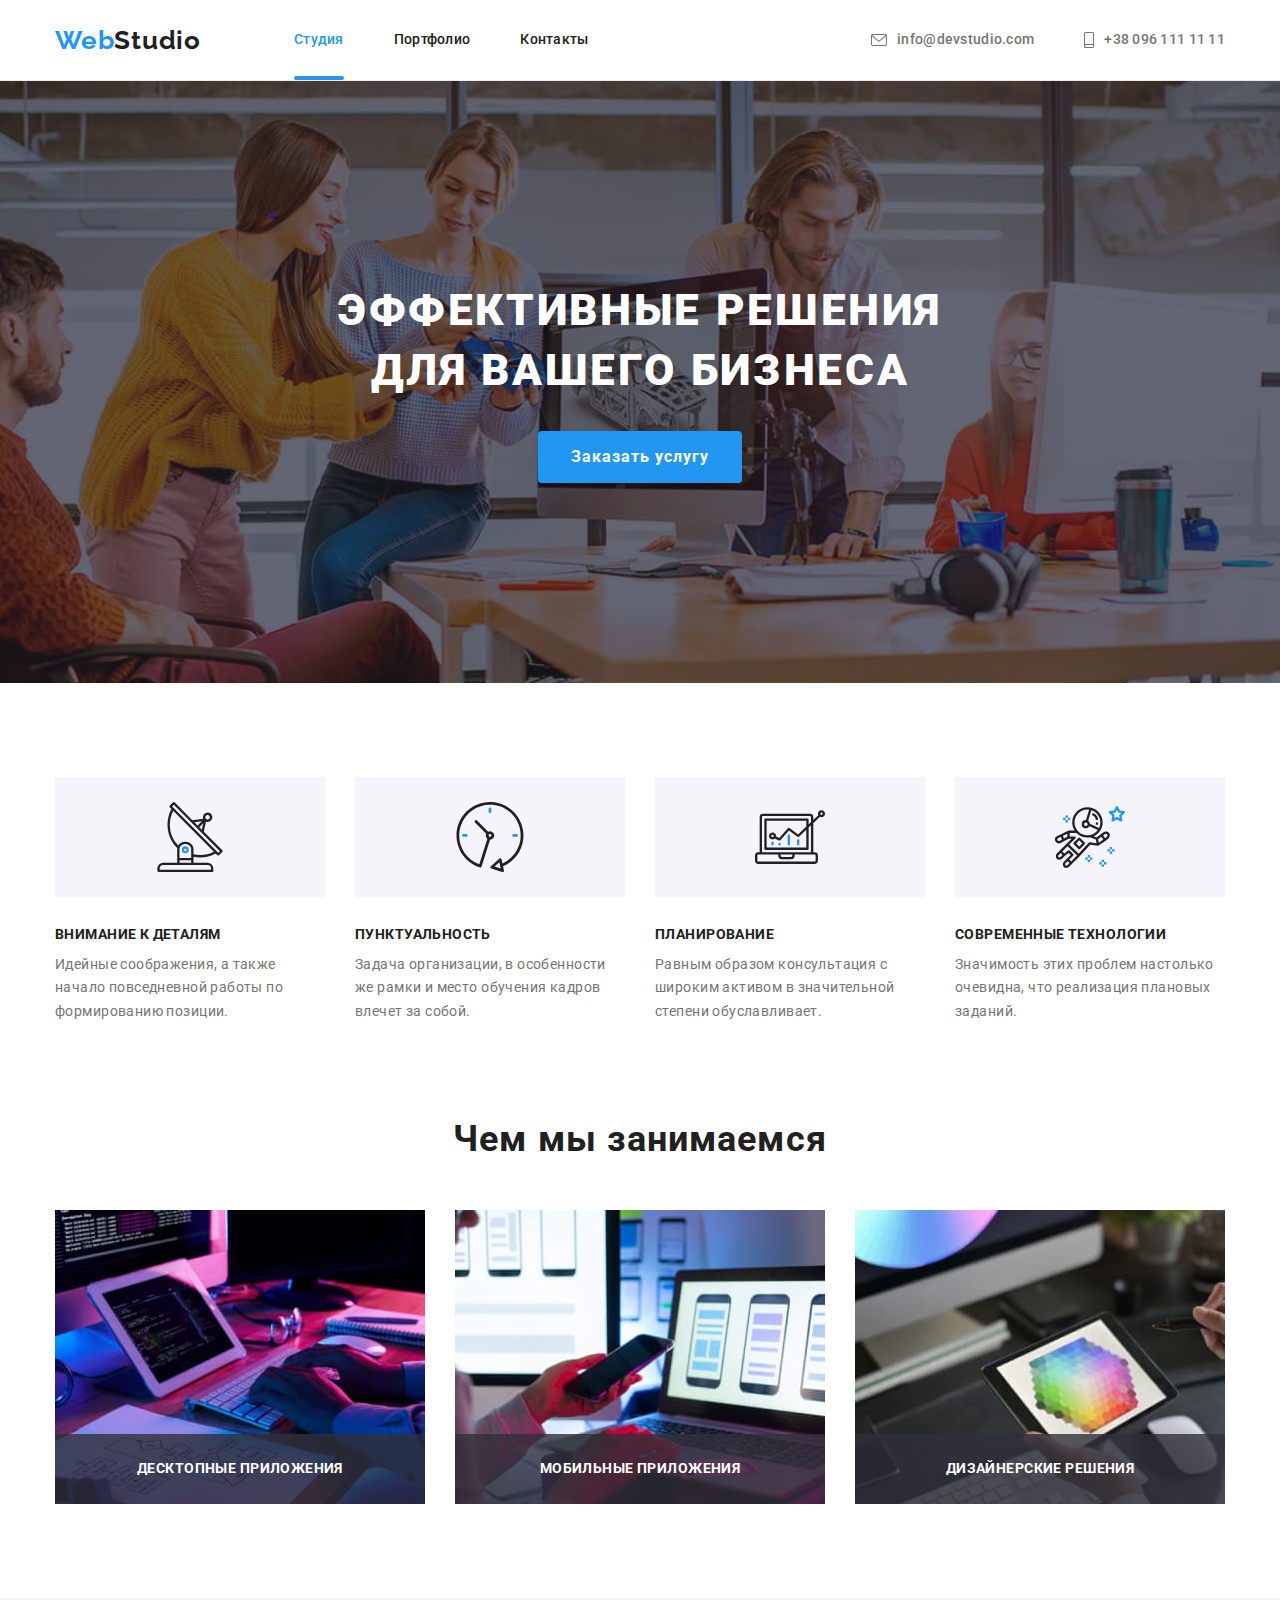
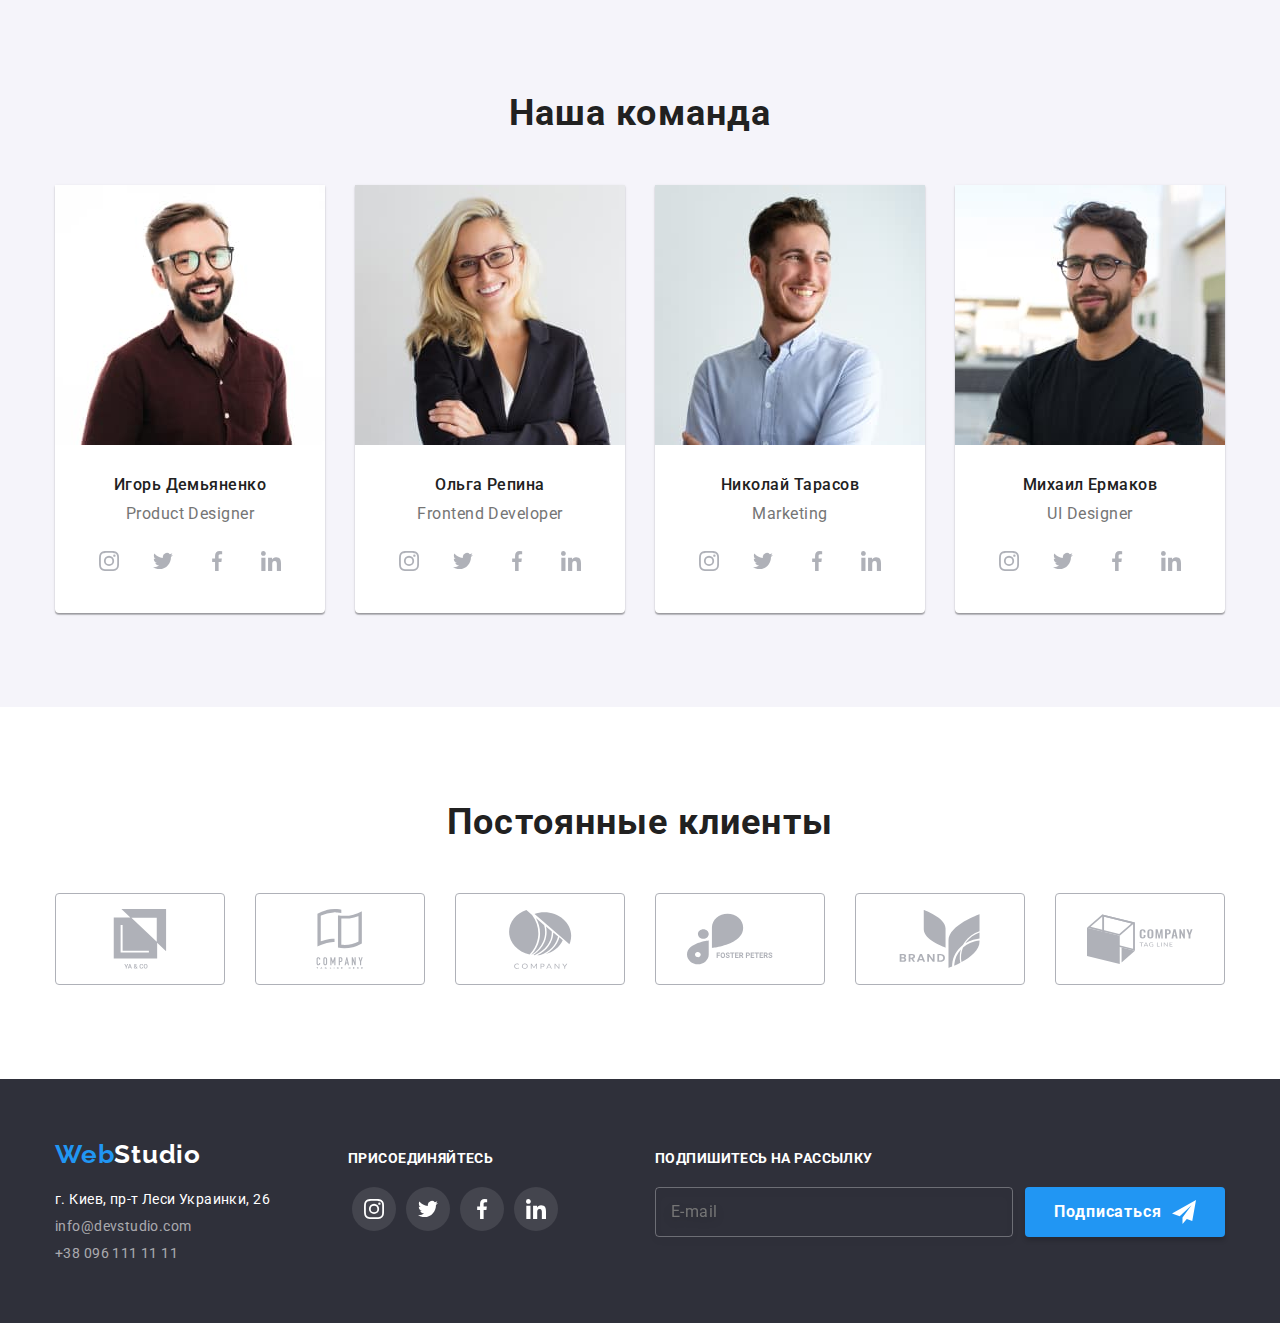
<file: index.html>
<!DOCTYPE html>
<html lang="ru">
  <head>
    <meta charset="UTF-8" />
    <meta http-equiv="X-UA-Compatible" content="IE=edge" />
    <meta name="viewport" content="width=device-width, initial-scale=1.0" />
    <title>Document</title>

    <link
      href="https://fonts.googleapis.com/css2?family=Raleway:wght@700&family=Roboto:wght@400;500;700;900&display=swap"
      rel="stylesheet"
    />

    <link rel="stylesheet" href="./css/main.min.css" />
  </head>

  <body>
    <header class="header">
      <div class="container header__container">
        <a href="" class="logo">Web<span class="logo--black">Studio</span></a>
        <nav class="menu-header menu-header--margin">
          <ul class="menu-header__list">
            <li class="menu-header__item">
              <a href="" class="menu-header__link menu-header__link--active"
                >Студия</a
              >
            </li>
            <li class="menu-header__item">
              <a href="./portfolio.html" class="menu-header__link">Портфолио</a>
            </li>
            <li class="menu-header__item">
              <a href="" class="menu-header__link">Контакты</a>
            </li>
          </ul>
        </nav>

        <ul class="header-contacts header-contacts__header">
          <li class="header-contacts__item">
            <a href="mailto:info@devstudio.com" class="header-contacts__link">
              <svg class="header-contacts__icon" width="16" height="12">
                <use href="./images/icons.svg#icon-envelope"></use>
              </svg>
              info@devstudio.com</a
            >
          </li>
          <li class="header-contacts__item">
            <a href="tel:+380961111111" class="header-contacts__link">
              <svg class="header-contacts__icon" width="10" height="16">
                <use href="./images/icons.svg#icon-smartphone"></use>
              </svg>
              +38 096 111 11 11</a
            >
          </li>
        </ul>
        <button
          class="open-menu-btn js-open-menu"
          aria-expanded="false"
          aria-controls="mobile-menu"
        >
          <svg width="24" height="16">
            <use href="./images/menu_24px.svg#icon-open"></use>
          </svg>
        </button>
      </div>

      <div class="menu-container js-menu-container" id="mobile-menu">
        <div class="container">
          <div class="mob-menu-top">
            <button class="close-menu-btn js-close-menu">
              <svg width="20" height="20">
                <use href="./images/mob-menu.svg#icon-close"></use>
              </svg>
            </button>
            <ul class="mob-menu-top__list">
              <li class="mob-menu-top__item">
                <a href="./index.html" class="mob-menu-top__link--active">Студия</a>
              </li>
              <li class="mob-menu-top__item">
                <a href="./portfolio.html" class="mob-menu-top__link"
                  >Портфолио</a
                >
              </li>
              <li class="mob-menu-top__item">
                <a href="" class="mob-menu-top__link">Контакты</a>
              </li>
            </ul>
          </div>
          <div class="mob-menu-bottom">
            <ul class="mob-menu-contacts mob-menu-contacts__block">
              <li class="mob-menu-contacts__item">
                <a href="tel:+380961111111" class="mob-menu-contacts__tel"
                  >+38 096 111 11 11</a
                >
              </li>
              <li class="mob-menu-contacts__item">
                <a
                  href="mailto:info@devstudio.com"
                  class="mob-menu-contacts__site"
                  >info@devstudio.com</a
                >
              </li>
            </ul>

            <ul class="mob-menu-social mob-menu-social__list">
              <li class="mob-menu-social__item">
                <a href="" class="mob-menu-social__link">Instagram</a>
              </li>
              <li class="mob-menu-social__item">
                <a href="" class="mob-menu-social__link">Twitter</a>
              </li>
              <li class="mob-menu-social__item">
                <a href="" class="mob-menu-social__link">Facebook</a>
              </li>
              <li class="mob-menu-social__item">
                <a href="" class="mob-menu-social__link">LinkedIn</a>
              </li>
            </ul>
          </div>
        </div>
      </div>
    </header>

    <main>
      <section class="hero section-hero">
        <div class="container">
          <h1 class="hero__title">Эффективные решения для вашего бизнеса</h1>
          <button type="button" class="hero__button" data-modal-open>
            Заказать услугу
          </button>
        </div>
      </section>

      <section class="section">
        <div class="container">
          <h2 class="title title-hidden">Наши преимущества</h2>
          <ul class="benefits-list">
            <li class="benefits-list__item">
              <div class="benefits-list__box">
                <svg class="" width="70" height="70">
                  <use href="./images/icons.svg#icon-antenna"></use>
                </svg>
              </div>
              <h3 class="benefits-list__title">Внимание к деталям</h3>
              <p class="benefits-list__text">
                Идейные соображения, а также начало повседневной работы по
                формированию позиции.
              </p>
            </li>
            <li class="benefits-list__item">
              <div class="benefits-list__box">
                <svg class="" width="70" height="70">
                  <use href="./images/icons.svg#icon-clock"></use>
                </svg>
              </div>
              <h3 class="benefits-list__title">Пунктуальность</h3>
              <p class="benefits-list__text">
                Задача организации, в особенности же рамки и место обучения
                кадров влечет за собой.
              </p>
            </li>
            <li class="benefits-list__item">
              <div class="benefits-list__box">
                <svg class="" width="70" height="70">
                  <use href="./images/icons.svg#icon-diagram"></use>
                </svg>
              </div>
              <h3 class="benefits-list__title">Планирование</h3>
              <p class="benefits-list__text">
                Равным образом консультация с широким активом в значительной
                степени обуславливает.
              </p>
            </li>
            <li class="benefits-list__item">
              <div class="benefits-list__box">
                <svg class="" width="70" height="70">
                  <use href="./images/icons.svg#icon-astronaut"></use>
                </svg>
              </div>
              <h3 class="benefits-list__title">Современные технологии</h3>
              <p class="benefits-list__text">
                Значимость этих проблем настолько очевидна, что реализация
                плановых заданий.
              </p>
            </li>
          </ul>
        </div>
      </section>

      <section class="section section--no-padding-top">
        <div class="container">
          <h2 class="title section__margin">Чем мы занимаемся</h2>
          <ul class="list-works">
            <li class="list-works__item">
              <picture>
                <source
                  srcset="
                    ./images/works/works1-desktop-1x.jpg 1x,
                    ./images/works/works1-desktop-2x.jpg 2x
                  "
                  media="(min-width: 1200px)"
                />
                <img
                  src="./images/works/imgfirst.jpg"
                  alt="разработка сайтов"
                  width="370"
                  height="294"
                />
              </picture>
              <p class="list-works__text">Десктопные приложения</p>
            </li>
            <li class="list-works__item">
              <p class="list-works__text">Мобильные приложения</p>
              <picture>
                <source
                  srcset="
                    ./images/works/works2-desktop-1x.jpg 1x,
                    ./images/works/works2-desktop-2x.jpg 2x
                  "
                  media="(min-width: 1200px)"
                />
                <img
                  src="./images/works/imgsecond.jpg"
                  alt="разработка мобильных приложений"
                  width="370"
                  height="294"
                />
              </picture>
            </li>
            <li class="list-works__item">
              <p class="list-works__text">Дизайнерские решения</p>
              <picture>
                <source
                  srcset="
                    ./images/works/works3-desktop-1x.jpg 1x,
                    ./images/works/works3-desktop-2x.jpg 2x
                  "
                  media="(min-width: 1200px)"
                />
                <img
                  src="./images/works/imgthird.jpg"
                  alt="разработка приложений для планшетов"
                  width="370"
                  height="294"
                />
              </picture>
            </li>
          </ul>
        </div>
      </section>

      <section class="section section--colorbg">
        <div class="container">
          <h2 class="title section__margin">Наша команда</h2>
          <ul class="list team-list">
            <li class="team-list__item">
              <picture>
                <source
                  srcset="
                    ./images/team/team1-desktop-1x.jpg 1x,
                    ./images/team/team1-desktop-2x.jpg 2x
                  "
                  media="(min-width: 1200px)"
                />
                <source
                  srcset="
                    ./images/team/team1-tablet-1x.jpg 1x,
                    ./images/team/team1-tablet-2x.jpg 2x
                  "
                  media="(min-width: 768px)"
                />
                <source
                  srcset="
                    ./images/team/team1-mobile-1x.jpg 1x,
                    ./images/team/team1-mobile-2x.jpg 2x
                  "
                  media="(min-width: 320px)"
                />
                <img
                  src="./images/team/proddesign.jpg"
                  alt="фото продуктового дизайнера"
                />
              </picture>

              <div class="team-list__aside">
                <h3 class="team-list__title">Игорь Демьяненко</h3>
                <p class="team-list__text">Product Designer</p>

                <ul class="networks team-networks-position">
                  <li class="networks__item">
                    <a href="" class="networks__link networks__link--white">
                      <svg class="" width="20" height="20">
                        <use href="./images/icons.svg#icon-instagram"></use>
                      </svg>
                    </a>
                  </li>
                  <li class="networks__item">
                    <a href="" class="networks__link networks__link--white">
                      <svg class="" width="20" height="20">
                        <use href="./images/icons.svg#icon-twitter"></use>
                      </svg>
                    </a>
                  </li>
                  <li class="networks__item">
                    <a href="" class="networks__link networks__link--white">
                      <svg class="" width="20" height="20">
                        <use href="./images/icons.svg#icon-facebook"></use>
                      </svg>
                    </a>
                  </li>
                  <li class="networks__item">
                    <a href="" class="networks__link networks__link--white">
                      <svg class="" width="20" height="20">
                        <use href="./images/icons.svg#icon-linkedin"></use>
                      </svg>
                    </a>
                  </li>
                </ul>
              </div>
            </li>
            <li class="team-list__item">
              <picture>
                <source
                  srcset="
                    ./images/team/team2-desktop-1x.jpg 1x,
                    ./images/team/team2-desktop-2x.jpg 2x
                  "
                  media="(min-width: 1200px)"
                />
                <source
                  srcset="
                    ./images/team/team2-tablet-1x.jpg 1x,
                    ./images/team/team2-tablet-2x.jpg 2x
                  "
                  media="(min-width: 768px)"
                />
                <source
                  srcset="
                    ./images/team/team2-mobile-1x.jpg 1x,
                    ./images/team/team2-mobile-2x.jpg 2x
                  "
                  media="(min-width: 320px)"
                />
                <img
                  src="./images/team/frontdev.jpg"
                  alt="фото фронтенд разработчика"
                />
              </picture>
              <div class="team-list__aside">
                <h3 class="team-list__title">Ольга Репина</h3>
                <p class="team-list__text">Frontend Developer</p>

                <ul class="networks team-networks-position">
                  <li class="networks__item">
                    <a href="" class="networks__link networks__link--white">
                      <svg class="" width="20" height="20">
                        <use href="./images/icons.svg#icon-instagram"></use>
                      </svg>
                    </a>
                  </li>
                  <li class="networks__item">
                    <a href="" class="networks__link networks__link--white">
                      <svg class="" width="20" height="20">
                        <use href="./images/icons.svg#icon-twitter"></use>
                      </svg>
                    </a>
                  </li>
                  <li class="networks__item">
                    <a href="" class="networks__link networks__link--white">
                      <svg class="" width="20" height="20">
                        <use href="./images/icons.svg#icon-facebook"></use>
                      </svg>
                    </a>
                  </li>
                  <li class="networks__item">
                    <a href="" class="networks__link networks__link--white">
                      <svg class="" width="20" height="20">
                        <use href="./images/icons.svg#icon-linkedin"></use>
                      </svg>
                    </a>
                  </li>
                </ul>
              </div>
            </li>
            <li class="team-list__item">
              <picture>
                <source
                  srcset="
                    ./images/team/team3-desktop-1x.jpg 1x,
                    ./images/team/team3-desktop-2x.jpg 2x
                  "
                  media="(min-width: 1200px)"
                />
                <source
                  srcset="
                    ./images/team/team3-tablet-1x.jpg 1x,
                    ./images/team/team3-tablet-2x.jpg 2x
                  "
                  media="(min-width: 768px)"
                />
                <source
                  srcset="
                    ./images/team/team3-mobile-1x.jpg 1x,
                    ./images/team/team3-mobile-2x.jpg 2x
                  "
                  media="(min-width: 320px)"
                />
                <img
                  src="./images/team/marketing.jpg"
                  alt="фото маркетинг менеджера"
                />
              </picture>
              <div class="team-list__aside">
                <h3 class="team-list__title">Николай Тарасов</h3>
                <p class="team-list__text">Marketing</p>

                <ul class="networks team-networks-position">
                  <li class="networks__item">
                    <a href="" class="networks__link networks__link--white">
                      <svg class="" width="20" height="20">
                        <use href="./images/icons.svg#icon-instagram"></use>
                      </svg>
                    </a>
                  </li>
                  <li class="networks__item">
                    <a href="" class="networks__link networks__link--white">
                      <svg class="" width="20" height="20">
                        <use href="./images/icons.svg#icon-twitter"></use>
                      </svg>
                    </a>
                  </li>
                  <li class="networks__item">
                    <a href="" class="networks__link networks__link--white">
                      <svg class="" width="20" height="20">
                        <use href="./images/icons.svg#icon-facebook"></use>
                      </svg>
                    </a>
                  </li>
                  <li class="networks__item">
                    <a href="" class="networks__link networks__link--white">
                      <svg class="" width="20" height="20">
                        <use href="./images/icons.svg#icon-linkedin"></use>
                      </svg>
                    </a>
                  </li>
                </ul>
              </div>
            </li>
            <li class="team-list__item">
              <picture>
                <source
                  srcset="
                    ./images/team/team4-desktop-1x.jpg 1x,
                    ./images/team/team4-desktop-2x.jpg 2x
                  "
                  media="(min-width: 1200px)"
                />
                <source
                  srcset="
                    ./images/team/team4-tablet-1x.jpg 1x,
                    ./images/team/team4-tablet-2x.jpg 2x
                  "
                  media="(min-width: 768px)"
                />
                <source
                  srcset="
                    ./images/team/team4-mobile-1x.jpg 1x,
                    ./images/team/team4-mobile-2x.jpg 2x
                  "
                  media="(min-width: 320px)"
                />
                <img
                  src="./images/team/uidesigner.jpg"
                  alt="фото дизайнера интерфейсов"
                />
              </picture>
              <div class="team-list__aside">
                <h3 class="team-list__title">Михаил Ермаков</h3>
                <p class="team-list__text">UI Designer</p>

                <ul class="networks team-networks-position">
                  <li class="networks__item">
                    <a href="" class="networks__link networks__link--white">
                      <svg class="" width="20" height="20">
                        <use href="./images/icons.svg#icon-instagram"></use>
                      </svg>
                    </a>
                  </li>
                  <li class="networks__item">
                    <a href="" class="networks__link networks__link--white">
                      <svg class="" width="20" height="20">
                        <use href="./images/icons.svg#icon-twitter"></use>
                      </svg>
                    </a>
                  </li>
                  <li class="networks__item">
                    <a href="" class="networks__link networks__link--white">
                      <svg class="" width="20" height="20">
                        <use href="./images/icons.svg#icon-facebook"></use>
                      </svg>
                    </a>
                  </li>
                  <li class="networks__item">
                    <a href="" class="networks__link networks__link--white">
                      <svg class="" width="20" height="20">
                        <use href="./images/icons.svg#icon-linkedin"></use>
                      </svg>
                    </a>
                  </li>
                </ul>
              </div>
            </li>
          </ul>
        </div>
      </section>

      <section class="section">
        <div class="container">
          <h2 class="title section__margin">Постоянные клиенты</h2>
          <ul class="clients-list">
            <li class="clients-list__item">
              <a href="" class="clients-list__link">
                <svg class="clients-list__icon" width="106" height="60">
                  <use href="./images/icons.svg#icon-client1"></use>
                </svg>
              </a>
            </li>
            <li class="clients-list__item">
              <a href="" class="clients-list__link">
                <svg class="clients-list__icon" width="106" height="60">
                  <use href="./images/icons.svg#icon-client2"></use>
                </svg>
              </a>
            </li>
            <li class="clients-list__item">
              <a href="" class="clients-list__link">
                <svg class="clients-list__icon" width="106" height="60">
                  <use href="./images/icons.svg#icon-client3"></use>
                </svg>
              </a>
            </li>
            <li class="clients-list__item">
              <a href="" class="clients-list__link">
                <svg class="clients-list__icon" width="106" height="60">
                  <use href="./images/icons.svg#icon-client4"></use>
                </svg>
              </a>
            </li>
            <li class="clients-list__item">
              <a href="" class="clients-list__link">
                <svg class="clients-list__icon" width="106" height="60">
                  <use href="./images/icons.svg#icon-client5"></use>
                </svg>
              </a>
            </li>
            <li class="clients-list__item">
              <a href="" class="clients-list__link">
                <svg class="clients-list__icon" width="106" height="60">
                  <use href="./images/icons.svg#icon-client6"></use>
                </svg>
              </a>
            </li>
          </ul>
        </div>
      </section>
    </main>

    <footer class="footer">
      <div class="container footer-container">
        <div class="footer-addres">
          <a href="" class="logo logo__link"
            >Web<span class="logo--white">Studio</span>
          </a>
          <address>
            <ul class="footer-contacts">
              <li class="footer-contacts__item">
                <a href="" class="footer-contacts__address"
                  >г. Киев, пр-т Леси Украинки, 26</a
                >
              </li>
              <li class="footer-contacts__item">
                <a
                  href="mailto:info@devstudio.com"
                  class="footer-contacts__email"
                  >info@devstudio.com</a
                >
              </li>
              <li class="footer-contacts__item">
                <a href="tel:+380961111111" class="footer-contacts__phone"
                  >+38 096 111 11 11</a
                >
              </li>
            </ul>
          </address>
        </div>

        <div class="footer-network social-network">
          <h3 class="footer-title">присоединяйтесь</h3>
          <ul class="networks">
            <li class="networks__item">
              <a href="" class="networks__link networks__link--grey">
                <svg class="" width="20" height="20">
                  <use href="./images/icons.svg#icon-instagram"></use>
                </svg>
              </a>
            </li>
            <li class="networks__item">
              <a href="" class="networks__link networks__link--grey">
                <svg class="" width="20" height="20">
                  <use href="./images/icons.svg#icon-twitter"></use>
                </svg>
              </a>
            </li>
            <li class="networks__item">
              <a href="" class="networks__link networks__link--grey">
                <svg class="" width="20" height="20">
                  <use href="./images/icons.svg#icon-facebook"></use>
                </svg>
              </a>
            </li>
            <li class="networks__item">
              <a href="" class="networks__link networks__link--grey">
                <svg class="" width="20" height="20">
                  <use href="./images/icons.svg#icon-linkedin"></use>
                </svg>
              </a>
            </li>
          </ul>
        </div>

        <form class="subscription-form footer-input">
          <div class="footer-form">
            <label for="text" class="footer-title"
              >Подпишитесь на рассылку
            </label>
            <input
              type="text"
              placeholder="E-mail"
              class="subscription-form__placeholder"
              id="text"
            />
          </div>
          <button class="subscription-form__btn" type="submit">
            Подписаться<svg
              class="subscription-form__btn-svg"
              width="24"
              height="24"
            >
              <use href="./images/icons.svg#icon-icon-send"></use>
            </svg>
          </button>
        </form>
      </div>
    </footer>

    <div class="backdrop is-hidden" data-modal>
      <div class="modal">
        <button data-modal-close class="modal__btn">
          <svg class="" width="11" height="11">
            <use href="./images/modalbtn.svg#icon-modalbtn"></use>
          </svg>
        </button>

        <p class="form-title">Оставьте свои данные, мы вам перезвоним</p>

        <form>
          <div class="order-form form-field">
            <label for="user-name" class="order-form__text">Имя</label>
            <span class="order-form__input-box">
              <input
                type="text"
                name="user-name"
                id="user-name"
                class="order-form__input"
              />
              <svg class="order-form__icon" width="18" height="18">
                <use href="./images/icons.svg#icon-personform"></use>
              </svg>
            </span>
          </div>

          <div class="order-form form-field">
            <label for="user-phone" class="order-form__text">Телефон</label>
            <span class="order-form__input-box">
              <input
                type="tel"
                name="user-phone"
                id="user-phone"
                class="order-form__input"
              />
              <svg class="order-form__icon" width="18" height="18">
                <use href="./images/icons.svg#icon-phoneform"></use>
              </svg>
            </span>
          </div>

          <div class="order-form form-field">
            <label for="user-email" class="order-form__text">Почта</label>
            <span class="order-form__input-box">
              <input
                type="email"
                name="user-email"
                id="user-email"
                class="order-form__input"
              />
              <svg class="order-form__icon" width="18" height="18">
                <use href="./images/icons.svg#icon-emailform"></use>
              </svg>
            </span>
          </div>

          <div class="order-form form-field">
            <label for="user-comment" class="order-form__text"
              >Комментарий</label
            >
            <textarea
              name="user-comment"
              id="user-comment"
              rows="1"
              placeholder="Введите текст"
            ></textarea>
          </div>

          <div class="form-box form-field-box">
            <label class="check-box">
              <input class="check-box__input" type="checkbox" />
              <span class="check-box__box"></span>
              Соглашаюсь с рассылкой и принимаю&nbsp;
              <a href="" class="check-box__link-conditions">Условия договора</a>
            </label>
          </div>

          <div class="button-submit">
            <button type="submit" class="button-submit__btn">Отправить</button>
          </div>
        </form>
      </div>
    </div>
    <script src="./js/modal.js"></script>
    <script src="./js/mobile-menu.js"></script>
  </body>
</html>
</file>
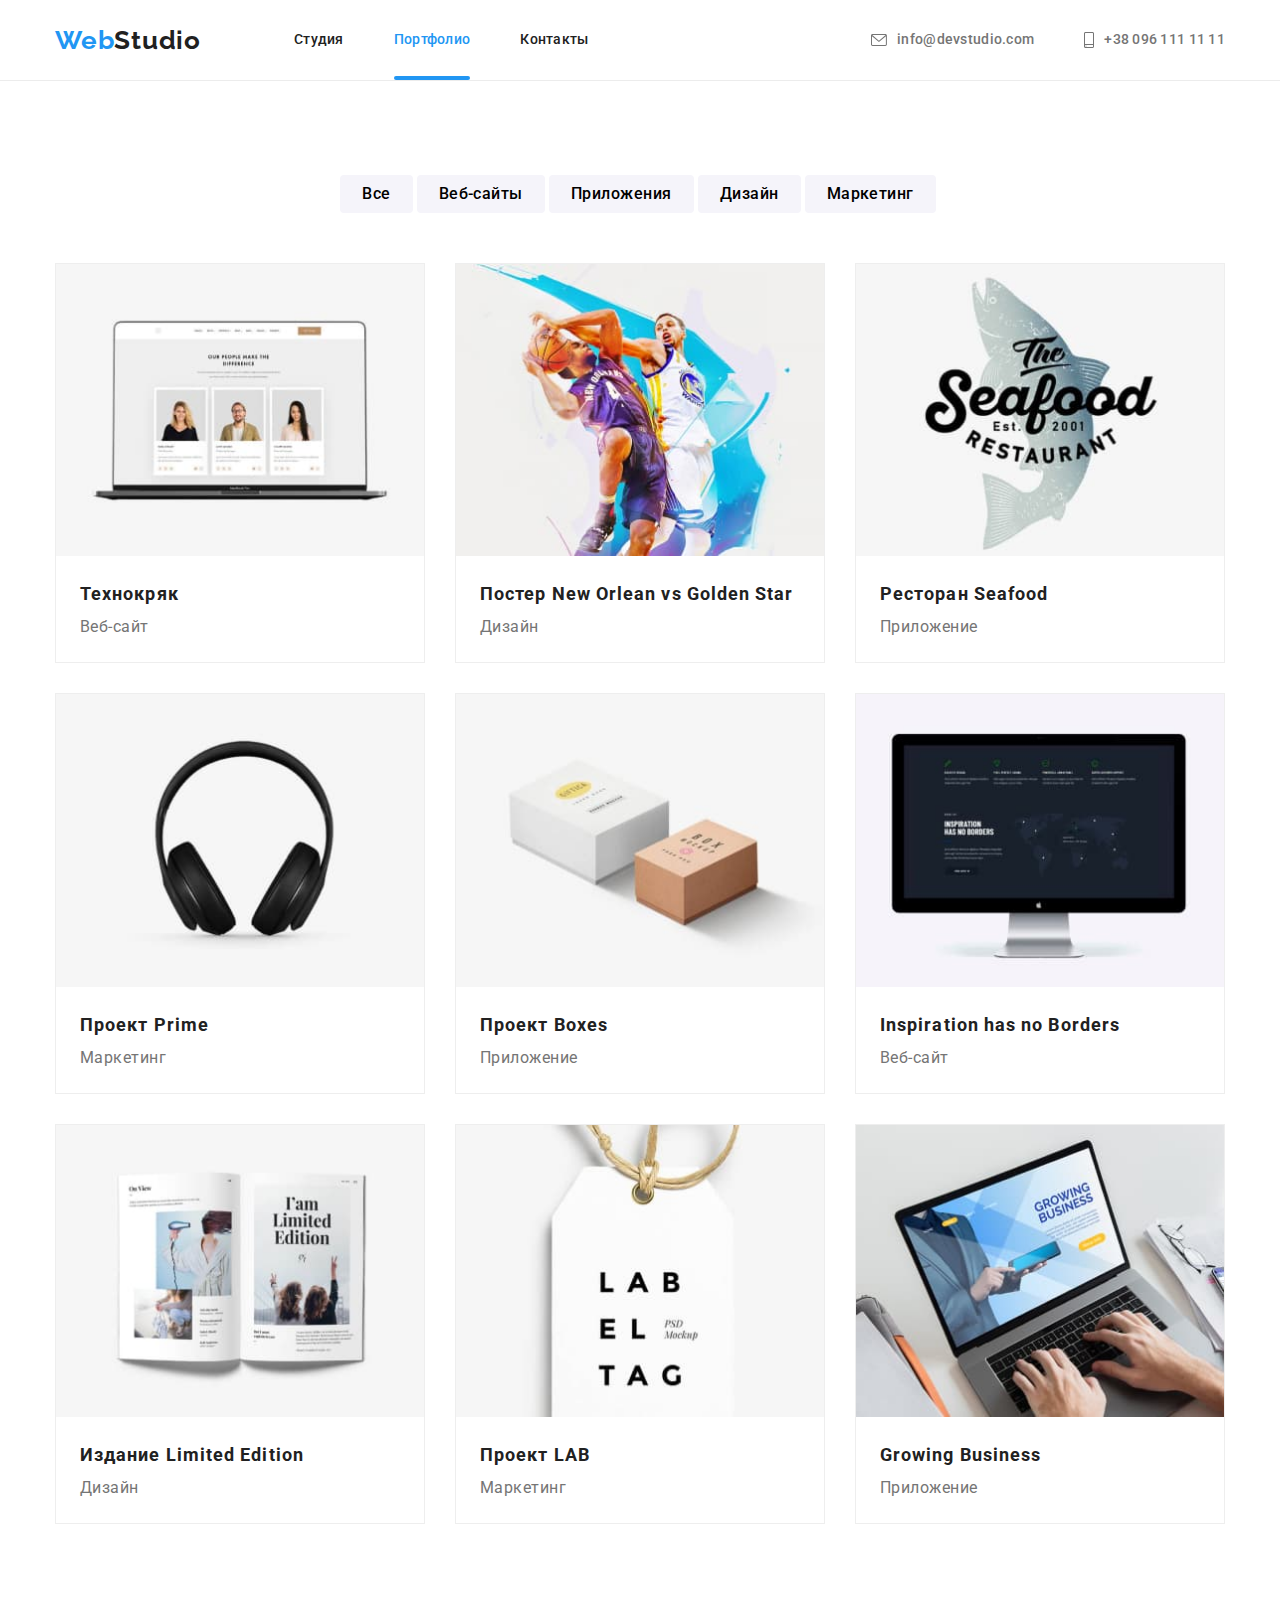
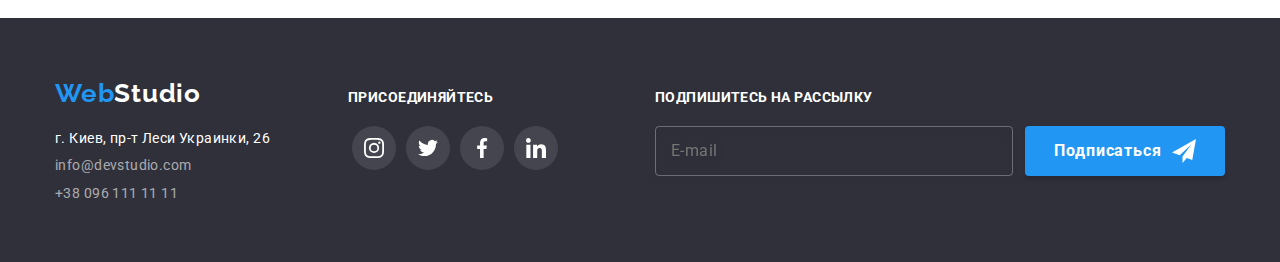
<file: portfolio.html>
<!DOCTYPE html>
<html lang="ru">
  <head>
    <meta charset="UTF-8" />
    <meta http-equiv="X-UA-Compatible" content="IE=edge" />
    <meta name="viewport" content="width=device-width, initial-scale=1.0" />
    <title>Document</title>

    <link
      href="https://fonts.googleapis.com/css2?family=Raleway:wght@700&family=Roboto:wght@400;500;700;900&display=swap"
      rel="stylesheet"
    />

    <link rel="stylesheet" href="./css/main.min.css" />
  </head>
  <body>
    <header class="header">
      <div class="container header__container">
        <a href="" class="logo">Web<span class="logo--black">Studio</span></a>
        <nav class="menu-header menu-header--margin">
          <ul class="menu-header__list">
            <li class="menu-header__item">
              <a href="./index.html" class="menu-header__link"
                >Студия</a
              >
            </li>
            <li class="menu-header__item">
              <a href="" class="menu-header__link menu-header__link--active">Портфолио</a>
            </li>
            <li class="menu-header__item">
              <a href="" class="menu-header__link">Контакты</a>
            </li>
          </ul>
        </nav>

        <ul class="header-contacts header-contacts__header">
          <li class="header-contacts__item">
            <a href="mailto:info@devstudio.com" class="header-contacts__link">
              <svg class="header-contacts__icon" width="16" height="12">
                <use href="./images/icons.svg#icon-envelope"></use>
              </svg>
              info@devstudio.com</a
            >
          </li>
          <li class="header-contacts__item">
            <a href="tel:+380961111111" class="header-contacts__link">
              <svg class="header-contacts__icon" width="10" height="16">
                <use href="./images/icons.svg#icon-smartphone"></use>
              </svg>
              +38 096 111 11 11</a
            >
          </li>
        </ul>
        <button
          class="open-menu-btn js-open-menu"
          aria-expanded="false"
          aria-controls="mobile-menu"
        >
          <svg width="24" height="16">
            <use href="./images/menu_24px.svg#icon-open"></use>
          </svg>
        </button>
      </div>

      <div class="menu-container js-menu-container" id="mobile-menu">
        <div class="container">
          <div class="mob-menu-top">
            <button class="close-menu-btn js-close-menu">
              <svg width="20" height="20">
                <use href="./images/mob-menu.svg#icon-close"></use>
              </svg>
            </button>
            <ul class="mob-menu-top__list">
              <li class="mob-menu-top__item">
                <a href="./index.html" class="mob-menu-top__link">Студия</a>
              </li>
              <li class="mob-menu-top__item">
                <a href="./portfolio.html" class="mob-menu-top__link--active"
                  >Портфолио</a
                >
              </li>
              <li class="mob-menu-top__item">
                <a href="" class="mob-menu-top__link">Контакты</a>
              </li>
            </ul>
          </div>
          <div class="mob-menu-bottom">
            <ul class="mob-menu-contacts mob-menu-contacts__block">
              <li class="mob-menu-contacts__item">
                <a href="tel:+380961111111" class="mob-menu-contacts__tel"
                  >+38 096 111 11 11</a
                >
              </li>
              <li class="mob-menu-contacts__item">
                <a
                  href="mailto:info@devstudio.com"
                  class="mob-menu-contacts__site"
                  >info@devstudio.com</a
                >
              </li>
            </ul>

            <ul class="mob-menu-social mob-menu-social__list">
              <li class="mob-menu-social__item">
                <a href="" class="mob-menu-social__link">Instagram</a>
              </li>
              <li class="mob-menu-social__item">
                <a href="" class="mob-menu-social__link">Twitter</a>
              </li>
              <li class="mob-menu-social__item">
                <a href="" class="mob-menu-social__link">Facebook</a>
              </li>
              <li class="mob-menu-social__item">
                <a href="" class="mob-menu-social__link">LinkedIn</a>
              </li>
            </ul>
          </div>
        </div>
      </div>
    </header>
    <main>
      <section class="section">
        <div class="container">
          <h1 class="title title-hidden">Примеры наших работ</h1>
          <ul class="filter filter-block">
            <li class="filter__item">
              <button type="button" class="filter__button">Все</button>
            </li>
            <li class="filter__item">
              <button type="button" class="filter__button">Веб-сайты</button>
            </li>
            <li class="filter__item">
              <button type="button" class="filter__button">Приложения</button>
            </li>
            <li class="filter__item">
              <button type="button" class="filter__button">Дизайн</button>
            </li>
            <li class="filter__item">
              <button type="button" class="filter__button">Маркетинг</button>
            </li>
          </ul>

          <ul class="gallery gallery-section">
            <li class="gallery__item">
              <a href="" class="gallery__link">
                <div class="overlay-box">
                  <picture>
                    <source
                      srcset="
                        ./images/portfolio/portfolio1-desktop-1x.jpg 1x,
                        ./images/portfolio/portfolio1-desktop-2x.jpg 2x
                      "
                      media="(min-width: 1200px)"
                    />
                    <source
                      srcset="
                        ./images/portfolio/portfolio1-tablet-1x.jpg 1x,
                        ./images/portfolio/portfolio1-tablet-2x.jpg 2x
                      "
                      media="(min-width: 768px)"
                    />
                    <source
                      srcset="
                        ./images/portfolio/portfolio1-mobile-1x.jpg 1x,
                        ./images/portfolio/portfolio1-mobile-2x.jpg 2x
                      "
                      media="(min-width: 320px)"
                    />
                    <img
                      src="./images/portfolio/techkr.jpg"
                      alt="фото веб-сайта"
                    />
                  </picture>
                  <p class="overlay-box__text">
                    Технокряк это современная площадка распространения
                    коронавируса. Компании используют эту платформу для
                    цифрового шпионажа и атак на защищённые сервера конкурентов.
                  </p>
                </div>
                <div class="gallery-aside">
                  <h2 class="gallery-aside__title">Технокряк</h2>
                  <p class="gallery-aside__description">Веб-сайт</p>
                </div>
              </a>
            </li>
            <li class="gallery__item">
              <a href="" class="gallery__link">
                <div class="overlay-box">
                  <picture>
                    <source
                      srcset="
                        ./images/portfolio/portfolio2-desktop-1x.jpg 1x,
                        ./images/portfolio/portfolio2-desktop-2x.jpg 2x
                      "
                      media="(min-width: 1200px)"
                    />
                    <source
                      srcset="
                        ./images/portfolio/portfolio2-tablet-1x.jpg 1x,
                        ./images/portfolio/portfolio2-tablet-2x.jpg 2x
                      "
                      media="(min-width: 768px)"
                    />
                    <source
                      srcset="
                        ./images/portfolio/portfolio2-mobile-1x.jpg 1x,
                        ./images/portfolio/portfolio2-mobile-2x.jpg 2x
                      "
                      media="(min-width: 320px)"
                    />
                    <img
                      src="./images/portfolio/neworlean.jpg"
                      alt="пример дизайна сайта"
                    />
                  </picture>
                  <p class="overlay-box__text">
                    Технокряк это современная площадка распространения
                    коронавируса. Компании используют эту платформу для
                    цифрового шпионажа и атак на защищённые сервера конкурентов.
                  </p>
                </div>
                <div class="gallery-aside">
                  <h2 class="gallery-aside__title">
                    Постер New Orlean vs Golden Star
                  </h2>
                  <p class="gallery-aside__description">Дизайн</p>
                </div>
              </a>
            </li>
            <li class="gallery__item">
              <a href="" class="gallery__link">
                <div class="overlay-box">
                  <picture>
                    <source
                      srcset="
                        ./images/portfolio/portfolio3-desktop-1x.jpg 1x,
                        ./images/portfolio/portfolio3-desktop-2x.jpg 2x
                      "
                      media="(min-width: 1200px)"
                    />
                    <source
                      srcset="
                        ./images/portfolio/portfolio3-tablet-1x.jpg 1x,
                        ./images/portfolio/portfolio3-tablet-2x.jpg 2x
                      "
                      media="(min-width: 768px)"
                    />
                    <source
                      srcset="
                        ./images/portfolio/portfolio3-mobile-1x.jpg 1x,
                        ./images/portfolio/portfolio3-mobile-2x.jpg 2x
                      "
                      media="(min-width: 320px)"
                    />
                    <img
                      src="./images/portfolio/seafood.jpg"
                      alt="дизайн для ресторна Seafood"
                    />
                  </picture>
                  <p class="overlay-box__text">
                    Технокряк это современная площадка распространения
                    коронавируса. Компании используют эту платформу для
                    цифрового шпионажа и атак на защищённые сервера конкурентов.
                  </p>
                </div>
                <div class="gallery-aside">
                  <h2 class="gallery-aside__title">Ресторан Seafood</h2>
                  <p class="gallery-aside__description">Приложение</p>
                </div>
              </a>
            </li>
            <li class="gallery__item">
              <a href="" class="gallery__link">
                <div class="overlay-box">
                  <picture>
                    <source
                      srcset="
                        ./images/portfolio/portfolio4-desktop-1x.jpg 1x,
                        ./images/portfolio/portfolio4-desktop-2x.jpg 2x
                      "
                      media="(min-width: 1200px)"
                    />
                    <source
                      srcset="
                        ./images/portfolio/portfolio4-tablet-1x.jpg 1x,
                        ./images/portfolio/portfolio4-tablet-2x.jpg 2x
                      "
                      media="(min-width: 768px)"
                    />
                    <source
                      srcset="
                        ./images/portfolio/portfolio4-mobile-1x.jpg 1x,
                        ./images/portfolio/portfolio4-mobile-2x.jpg 2x
                      "
                      media="(min-width: 320px)"
                    />
                    <img
                      src="./images/portfolio/prime.jpg"
                      alt="фото наушников"
                    />
                  </picture>
                  <p class="overlay-box__text">
                    Технокряк это современная площадка распространения
                    коронавируса. Компании используют эту платформу для
                    цифрового шпионажа и атак на защищённые сервера конкурентов.
                  </p>
                </div>
                <div class="gallery-aside">
                  <h2 class="gallery-aside__title">Проект Prime</h2>
                  <p class="gallery-aside__description">Маркетинг</p>
                </div>
              </a>
            </li>
            <li class="gallery__item">
              <a href="" class="gallery__link">
                <div class="overlay-box">
                  <picture>
                    <source
                      srcset="
                        ./images/portfolio/portfolio5-desktop-1x.jpg 1x,
                        ./images/portfolio/portfolio5-desktop-2x.jpg 2x
                      "
                      media="(min-width: 1200px)"
                    />
                    <source
                      srcset="
                        ./images/portfolio/portfolio5-tablet-1x.jpg 1x,
                        ./images/portfolio/portfolio5-tablet-2x.jpg 2x
                      "
                      media="(min-width: 768px)"
                    />
                    <source
                      srcset="
                        ./images/portfolio/portfolio5-mobile-1x.jpg 1x,
                        ./images/portfolio/portfolio5-mobile-2x.jpg 2x
                      "
                      media="(min-width: 320px)"
                    />
                    <img
                      src="./images/portfolio/boxes.jpg"
                      alt="фото коробок"
                    />
                  </picture>
                  <p class="overlay-box__text">
                    Технокряк это современная площадка распространения
                    коронавируса. Компании используют эту платформу для
                    цифрового шпионажа и атак на защищённые сервера конкурентов.
                  </p>
                </div>
                <div class="gallery-aside">
                  <h2 class="gallery-aside__title">Проект Boxes</h2>
                  <p class="gallery-aside__description">Приложение</p>
                </div>
              </a>
            </li>
            <li class="gallery__item">
              <a href="" class="gallery__link">
                <div class="overlay-box">
                  <picture>
                    <source
                      srcset="
                        ./images/portfolio/portfolio6-desktop-1x.jpg 1x,
                        ./images/portfolio/portfolio6-desktop-2x.jpg 2x
                      "
                      media="(min-width: 1200px)"
                    />
                    <source
                      srcset="
                        ./images/portfolio/portfolio6-tablet-1x.jpg 1x,
                        ./images/portfolio/portfolio6-tablet-2x.jpg 2x
                      "
                      media="(min-width: 768px)"
                    />
                    <source
                      srcset="
                        ./images/portfolio/portfolio6-mobile-1x.jpg 1x,
                        ./images/portfolio/portfolio6-mobile-2x.jpg 2x
                      "
                      media="(min-width: 320px)"
                    />
                    <img
                      src="./images/portfolio/inspiration.jpg"
                      alt="страница веб-сайта"
                    />
                  </picture>
                  <p class="overlay-box__text">
                    Технокряк это современная площадка распространения
                    коронавируса. Компании используют эту платформу для
                    цифрового шпионажа и атак на защищённые сервера конкурентов.
                  </p>
                </div>
                <div class="gallery-aside">
                  <h2 class="gallery-aside__title">
                    Inspiration has no Borders
                  </h2>
                  <p class="gallery-aside__description">Веб-сайт</p>
                </div>
              </a>
            </li>
            <li class="gallery__item">
              <a href="" class="gallery__link">
                <div class="overlay-box">
                  <picture>
                    <source
                      srcset="
                        ./images/portfolio/portfolio7-desktop-1x.jpg 1x,
                        ./images/portfolio/portfolio7-desktop-2x.jpg 2x
                      "
                      media="(min-width: 1200px)"
                    />
                    <source
                      srcset="
                        ./images/portfolio/portfolio7-tablet-1x.jpg 1x,
                        ./images/portfolio/portfolio7-tablet-2x.jpg 2x
                      "
                      media="(min-width: 768px)"
                    />
                    <source
                      srcset="
                        ./images/portfolio/portfolio7-mobile-1x.jpg 1x,
                        ./images/portfolio/portfolio7-mobile-2x.jpg 2x
                      "
                      media="(min-width: 320px)"
                    />
                    <img
                      src="./images/portfolio/publishing.jpg"
                      alt="фото страницы книги"
                    />
                  </picture>
                  <p class="overlay-box__text">
                    Технокряк это современная площадка распространения
                    коронавируса. Компании используют эту платформу для
                    цифрового шпионажа и атак на защищённые сервера конкурентов.
                  </p>
                </div>
                <div class="gallery-aside">
                  <h2 class="gallery-aside__title">Издание Limited Edition</h2>
                  <p class="gallery-aside__description">Дизайн</p>
                </div>
              </a>
            </li>
            <li class="gallery__item">
              <a href="" class="gallery__link">
                <div class="overlay-box">
                  <picture>
                    <source
                      srcset="
                        ./images/portfolio/portfolio8-desktop-1x.jpg 1x,
                        ./images/portfolio/portfolio8-desktop-2x.jpg 2x
                      "
                      media="(min-width: 1200px)"
                    />
                    <source
                      srcset="
                        ./images/portfolio/portfolio8-tablet-1x.jpg 1x,
                        ./images/portfolio/portfolio8-tablet-2x.jpg 2x
                      "
                      media="(min-width: 768px)"
                    />
                    <source
                      srcset="
                        ./images/portfolio/portfolio8-mobile-1x.jpg 1x,
                        ./images/portfolio/portfolio8-mobile-2x.jpg 2x
                      "
                      media="(min-width: 320px)"
                    />
                    <img
                      src="./images/portfolio/lab.jpg"
                      alt="фото ярлыка"
                    />
                  </picture>
                  <p class="overlay-box__text">
                    Технокряк это современная площадка распространения
                    коронавируса. Компании используют эту платформу для
                    цифрового шпионажа и атак на защищённые сервера конкурентов.
                  </p>
                </div>
                <div class="gallery-aside">
                  <h2 class="gallery-aside__title">Проект LAB</h2>
                  <p class="gallery-aside__description">Маркетинг</p>
                </div>
              </a>
            </li>
            <li class="gallery__item">
              <a href="" class="gallery__link">
                <div class="overlay-box">
                  <picture>
                    <source
                      srcset="
                        ./images/portfolio/portfolio9-desktop-1x.jpg 1x,
                        ./images/portfolio/portfolio9-desktop-2x.jpg 2x
                      "
                      media="(min-width: 1200px)"
                    />
                    <source
                      srcset="
                        ./images/portfolio/portfolio9-tablet-1x.jpg 1x,
                        ./images/portfolio/portfolio9-tablet-2x.jpg 2x
                      "
                      media="(min-width: 768px)"
                    />
                    <source
                      srcset="
                        ./images/portfolio/portfolio9-mobile-1x.jpg 1x,
                        ./images/portfolio/portfolio9-mobile-2x.jpg 2x
                      "
                      media="(min-width: 320px)"
                    />
                    <img
                      src="./images/portfolio/business.jpg"
                      alt="фото бизнес сайта"
                    />
                  </picture>
                  <p class="overlay-box__text">
                    Технокряк это современная площадка распространения
                    коронавируса. Компании используют эту платформу для
                    цифрового шпионажа и атак на защищённые сервера конкурентов.
                  </p>
                </div>
                <div class="gallery-aside">
                  <h2 class="gallery-aside__title">Growing Business</h2>
                  <p class="gallery-aside__description">Приложение</p>
                </div>
              </a>
            </li>
          </ul>
        </div>
      </section>
    </main>

     <footer class="footer">
      <div class="container footer-container">
        <div class="footer-addres">
          <a href="" class="logo logo__link"
            >Web<span class="logo--white">Studio</span>
          </a>
          <address>
            <ul class="footer-contacts">
              <li class="footer-contacts__item">
                <a href="" class="footer-contacts__address"
                  >г. Киев, пр-т Леси Украинки, 26</a
                >
              </li>
              <li class="footer-contacts__item">
                <a
                  href="mailto:info@devstudio.com"
                  class="footer-contacts__email"
                  >info@devstudio.com</a
                >
              </li>
              <li class="footer-contacts__item">
                <a href="tel:+380961111111" class="footer-contacts__phone"
                  >+38 096 111 11 11</a
                >
              </li>
            </ul>
          </address>
        </div>

        <div class="footer-network social-network">
          <h3 class="footer-title">присоединяйтесь</h3>
          <ul class="networks">
            <li class="networks__item">
              <a href="" class="networks__link networks__link--grey">
                <svg class="" width="20" height="20">
                  <use href="./images/icons.svg#icon-instagram"></use>
                </svg>
              </a>
            </li>
            <li class="networks__item">
              <a href="" class="networks__link networks__link--grey">
                <svg class="" width="20" height="20">
                  <use href="./images/icons.svg#icon-twitter"></use>
                </svg>
              </a>
            </li>
            <li class="networks__item">
              <a href="" class="networks__link networks__link--grey">
                <svg class="" width="20" height="20">
                  <use href="./images/icons.svg#icon-facebook"></use>
                </svg>
              </a>
            </li>
            <li class="networks__item">
              <a href="" class="networks__link networks__link--grey">
                <svg class="" width="20" height="20">
                  <use href="./images/icons.svg#icon-linkedin"></use>
                </svg>
              </a>
            </li>
          </ul>
        </div>

        <form class="subscription-form footer-input">
          <div class="footer-form">
            <label for="text" class="footer-title"
              >Подпишитесь на рассылку
            </label>
            <input
              type="text"
              placeholder="E-mail"
              class="subscription-form__placeholder"
              id="text"
            />
          </div>
          <button class="subscription-form__btn" type="submit">
            Подписаться<svg
              class="subscription-form__btn-svg"
              width="24"
              height="24"
            >
              <use href="./images/icons.svg#icon-icon-send"></use>
            </svg>
          </button>
        </form>
      </div>
    </footer>
    <script src="./js/mobile-menu.js"></script>
  </body>
</html>
</file>
<file: css/main.min.css>
/*! modern-normalize v1.1.0 | MIT License | https://github.com/sindresorhus/modern-normalize */*,::before,::after{-webkit-box-sizing:border-box;box-sizing:border-box}html{line-height:1.15;-webkit-text-size-adjust:100%;-moz-tab-size:4;-o-tab-size:4;tab-size:4}body{margin:0;font-family:system-ui,-apple-system,"Segoe UI",Roboto,Helvetica,Arial,sans-serif,"Apple Color Emoji","Segoe UI Emoji"}hr{height:0;color:inherit}abbr[title]{-webkit-text-decoration:underline dotted;text-decoration:underline dotted}b,strong{font-weight:bolder}code,kbd,samp,pre{font-family:ui-monospace, SFMono-Regular, Consolas, "Liberation Mono", Menlo, monospace;font-size:1em}small{font-size:80%}sub,sup{font-size:75%;line-height:0;position:relative;vertical-align:baseline}sub{bottom:-0.25em}sup{top:-0.5em}table{text-indent:0;border-color:inherit}button,input,optgroup,select,textarea{font-family:inherit;font-size:100%;line-height:1.15;margin:0}button,select{text-transform:none}button,[type="button"],[type="reset"],[type="submit"]{-webkit-appearance:button}::-moz-focus-inner{border-style:none;padding:0}:-moz-focusring{outline:1px dotted ButtonText}:-moz-ui-invalid{box-shadow:none}legend{padding:0}progress{vertical-align:baseline}::-webkit-inner-spin-button,::-webkit-outer-spin-button{height:auto}[type="search"]{-webkit-appearance:textfield;outline-offset:-2px}::-webkit-search-decoration{-webkit-appearance:none}::-webkit-file-upload-button{-webkit-appearance:button;font:inherit}summary{display:list-item}.title-hidden{position:absolute;width:1px;height:1px;margin:-1px;border:0;padding:0;white-space:nowrap;-webkit-clip-path:inset(100%);clip-path:inset(100%);clip:rect(0 0 0 0);overflow:hidden}a{text-decoration:none}ul{list-style:none;padding:0}h1,h2,h3,p,ul{margin-top:0;margin-bottom:0}body{font-family:Roboto, sans-serif;color:#212121}img{display:block;width:100%;height:auto}.section{padding-top:60px;padding-bottom:60px}@media screen and (min-width: 1200px){.section{padding-top:94px;padding-bottom:94px}}button{cursor:pointer}.container{padding-left:15px;padding-right:15px;margin:0 auto}@media screen and (min-width: 480px){.container{width:480px}}@media screen and (min-width: 768px){.container{width:768px}}@media screen and (min-width: 1200px){.container{width:1200px}}.title{font-weight:700;font-size:28px;line-height:1.17;letter-spacing:.03em;text-align:center}@media screen and (min-width: 1200px){.title{font-weight:700;font-size:36px;line-height:1.17;letter-spacing:.03em}}.section__margin{margin-bottom:30px}@media screen and (min-width: 1200px){.section__margin{margin-bottom:50px}}.logo{font-family:Raleway;font-weight:700;font-size:24px;line-height:1.16;letter-spacing:.03em;color:#2196f3}@media screen and (min-width: 1200px){.logo{font-weight:700;font-size:26px;line-height:1.19;letter-spacing:.03em}}.logo--black{color:#212121}.logo__link{display:inline-block;margin-bottom:20px}.logo--white{color:#fff}.networks{display:-webkit-box;display:-ms-flexbox;display:flex;-webkit-box-pack:center;-ms-flex-pack:center;justify-content:center}.networks__link{display:-webkit-box;display:-ms-flexbox;display:flex;-webkit-box-pack:center;-ms-flex-pack:center;justify-content:center;-webkit-box-align:center;-ms-flex-align:center;align-items:center;width:44px;height:44px;border-radius:50%;-webkit-transition:background-color 250ms cubic-bezier(0.4, 0, 0.2, 1),fill 250ms cubic-bezier(0.4, 0, 0.2, 1);transition:background-color 250ms cubic-bezier(0.4, 0, 0.2, 1),fill 250ms cubic-bezier(0.4, 0, 0.2, 1)}.networks__link--white{background-color:#fff;fill:#afb1b8}.networks__link--white:hover,.networks__link--white:focus{background-color:#2196f3;fill:#fff}.networks__link--grey{background-color:rgba(255,255,255,0.1);fill:#fff}.networks__link--grey:hover,.networks__link--grey:focus{background-color:#2196f3}.networks__item:not(:last-child){margin-right:10px}.header{background-color:#fff;border-bottom:1px solid #ececec}.header button{background-color:transparent;border:none;padding:0;fill:black}.header__container{display:-webkit-box;display:-ms-flexbox;display:flex;-webkit-box-align:center;-ms-flex-align:center;align-items:center}@media screen and (max-width: 767.5px){.header__container{padding-top:16px;padding-bottom:16px}}@media screen and (min-width: 768px) and (max-width: 1199px){.menu-header--margin{margin-left:88px}}@media screen and (min-width: 1200px){.menu-header--margin{margin-left:93px}}.menu-header__list{display:-webkit-box;display:-ms-flexbox;display:flex}@media screen and (max-width: 767.5px){.menu-header__list{display:none}}.menu-header__item:not(:last-child){margin-right:50px}.menu-header__link{position:relative;display:block;padding-top:32px;padding-bottom:32px;font-weight:500;font-size:14px;line-height:1.14;letter-spacing:.02em;color:#212121;-webkit-transition:color 250ms cubic-bezier(0.4, 0, 0.2, 1);transition:color 250ms cubic-bezier(0.4, 0, 0.2, 1)}.menu-header__link:hover,.menu-header__link:focus{color:#2196f3}.menu-header__link--active{color:#2196f3}.menu-header__link--active::after{position:absolute;content:"";bottom:0;left:0;width:100%;height:4px;display:block;border-radius:2px;background-color:#2196f3}@media screen and (max-width: 767.5px){.header-contacts__header{display:none}}@media screen and (min-width: 768px){.header-contacts__header{margin-left:auto}}@media screen and (min-width: 1200px){.header-contacts__header{display:-webkit-box;display:-ms-flexbox;display:flex;text-align:center}}@media screen and (min-width: 1200px){.header-contacts__item:not(:last-child){margin-right:50px}}@media screen and (min-width: 768px) and (max-width: 1199.5px){.header-contacts__item:not(:last-child){margin-bottom:10px}}.header-contacts__icon{margin-right:10px}.header-contacts__link{display:-webkit-box;display:-ms-flexbox;display:flex;-webkit-box-align:center;-ms-flex-align:center;align-items:center;font-weight:500;font-size:12px;line-height:1.16;letter-spacing:.02em;color:#757575;fill:#757575;-webkit-transition:color 250ms cubic-bezier(0.4, 0, 0.2, 1),fill 250ms cubic-bezier(0.4, 0, 0.2, 1);transition:color 250ms cubic-bezier(0.4, 0, 0.2, 1),fill 250ms cubic-bezier(0.4, 0, 0.2, 1)}@media screen and (min-width: 1200px){.header-contacts__link{padding-bottom:32px;padding-top:32px;font-weight:500;font-size:14px;line-height:1.14;letter-spacing:.02em}}.header-contacts__link:hover,.header-contacts__link:focus{color:#2196f3;fill:#2196f3}.menu-container{position:fixed;top:0;width:100vw;height:100vh;padding-top:10px;padding-bottom:48px;padding-left:40px;background-color:#fff;z-index:999;overflow-y:scroll;-webkit-transform:translateX(100%);transform:translateX(100%);-webkit-transition:-webkit-transform 250ms cubic-bezier(0.4, 0, 0.2, 1);transition:-webkit-transform 250ms cubic-bezier(0.4, 0, 0.2, 1);transition:transform 250ms cubic-bezier(0.4, 0, 0.2, 1);transition:transform 250ms cubic-bezier(0.4, 0, 0.2, 1), -webkit-transform 250ms cubic-bezier(0.4, 0, 0.2, 1)}.menu-container .container{height:100%;display:-webkit-box;display:-ms-flexbox;display:flex;-webkit-box-orient:vertical;-webkit-box-direction:normal;-ms-flex-direction:column;flex-direction:column;-webkit-box-pack:justify;-ms-flex-pack:justify;justify-content:space-between}.menu-container.is-open{-webkit-transform:translateX(0);transform:translateX(0)}.open-menu-btn{color:#212121;margin-left:auto}.open-menu-btn:hover,.open-menu-btn:focus{color:#2196f3}@media screen and (min-width: 767.5px){.open-menu-btn{display:none}}.close-menu-btn{display:block;margin-left:auto;width:40px;height:40px;margin-bottom:8px;color:#212121}.close-menu-btn:hover,.close-menu-btn:focus{color:#2196f3}.mob-menu-top__item:not(:last-child){margin-bottom:32px}.mob-menu-top__link{font-weight:500;font-size:30px;line-height:1.17;letter-spacing:.02em;color:#212121}@media screen and (min-width: 480px){.mob-menu-top__link{font-weight:500;font-size:40px;line-height:1.17;letter-spacing:.02em}}.mob-menu-top__link--active{font-weight:500;font-size:30px;line-height:1.17;letter-spacing:.02em;color:#2196f3}@media screen and (min-width: 480px){.mob-menu-top__link--active{font-weight:500;font-size:40px;line-height:1.17;letter-spacing:.02em}}.mob-menu-contacts__block{margin-top:auto}.mob-menu-contacts__item:not(:last-child){margin-bottom:32px}.mob-menu-contacts__tel{font-weight:500;font-size:26px;line-height:1.17;letter-spacing:.02em;color:#2196f3}@media screen and (min-width: 480px) and (max-width: 767.5px){.mob-menu-contacts__tel{font-weight:500;font-size:34px;line-height:1.17;letter-spacing:.02em}}.mob-menu-contacts__site{font-weight:500;font-size:20px;line-height:1.16;letter-spacing:.02em;color:#757575}@media screen and (min-width: 480px) and (max-width: 767.5px){.mob-menu-contacts__site{font-weight:500;font-size:24px;line-height:1.16;letter-spacing:.02em}}.mob-menu-social__list{display:-webkit-box;display:-ms-flexbox;display:flex;-ms-flex-wrap:wrap;flex-wrap:wrap;margin-top:64px}.mob-menu-social__link{font-weight:500;font-size:12px;line-height:1.17;letter-spacing:.02em;color:#2196f3}@media screen and (min-width: 480px) and (max-width: 767.5px){.mob-menu-social__link{font-weight:500;font-size:18px;line-height:1.22;letter-spacing:.02em}}.mob-menu-social__item:not(:last-child):after{content:"";border:1px solid rgba(33,33,33,0.2);margin-left:5px;margin-right:5px}@media screen and (min-width: 480px) and (max-width: 767.5px){.mob-menu-social__item:not(:last-child):after{margin-left:10px;margin-right:10px}}.section-hero{padding:118px 0;text-align:center;max-width:1600px;min-height:400px;margin-left:auto;margin-right:auto;background-image:-webkit-gradient(linear, left top, right top, from(rgba(47,48,58,0.4)), to(rgba(47,48,58,0.4))),url("../images/hero/hero-mobile-1x.jpg");background-image:linear-gradient(to right, rgba(47,48,58,0.4), rgba(47,48,58,0.4)),url("../images/hero/hero-mobile-1x.jpg");background-repeat:no-repeat;background-size:cover;background-position:center;background-color:#2f303a}@media screen and (min-width: 1200px){.section-hero{min-height:600px;padding:200px 0}}@media (min-device-pixel-ratio: 2), (-webkit-min-device-pixel-ratio: 2), (min-resolution: 192dpi), (min-resolution: 2dppx){.section-hero{background-image:-webkit-gradient(linear, left top, right top, from(rgba(47,48,58,0.4)), to(rgba(47,48,58,0.4))),url("../images/hero/hero-mobile-2x.jpg");background-image:linear-gradient(to right, rgba(47,48,58,0.4), rgba(47,48,58,0.4)),url("../images/hero/hero-mobile-2x.jpg")}}@media screen and (min-width: 768px){.section-hero{background-image:-webkit-gradient(linear, left top, right top, from(rgba(47,48,58,0.4)), to(rgba(47,48,58,0.4))),url("../images/hero/hero-tablet-1x.jpg");background-image:linear-gradient(to right, rgba(47,48,58,0.4), rgba(47,48,58,0.4)),url("../images/hero/hero-tablet-1x.jpg")}}@media screen and (min-width: 768px) and (min-device-pixel-ratio: 2), screen and (min-width: 768px) and (-webkit-min-device-pixel-ratio: 2), screen and (min-width: 768px) and (min-resolution: 192dpi), screen and (min-width: 768px) and (min-resolution: 2dppx){.section-hero{background-image:-webkit-gradient(linear, left top, right top, from(rgba(47,48,58,0.4)), to(rgba(47,48,58,0.4))),url("../images/hero/hero-tablet-2x.jpg");background-image:linear-gradient(to right, rgba(47,48,58,0.4), rgba(47,48,58,0.4)),url("../images/hero/hero-tablet-2x.jpg")}}@media screen and (min-width: 1200px){.section-hero{background-image:-webkit-gradient(linear, left top, right top, from(rgba(47,48,58,0.4)), to(rgba(47,48,58,0.4))),url("../images/hero/hero-desktop-1x.jpg");background-image:linear-gradient(to right, rgba(47,48,58,0.4), rgba(47,48,58,0.4)),url("../images/hero/hero-desktop-1x.jpg")}}@media screen and (min-width: 1200px) and (min-device-pixel-ratio: 2), screen and (min-width: 1200px) and (-webkit-min-device-pixel-ratio: 2), screen and (min-width: 1200px) and (min-resolution: 192dpi), screen and (min-width: 1200px) and (min-resolution: 2dppx){.section-hero{background-image:-webkit-gradient(linear, left top, right top, from(rgba(47,48,58,0.4)), to(rgba(47,48,58,0.4))),url("../images/hero/hero-desktop-2x.jpg");background-image:linear-gradient(to right, rgba(47,48,58,0.4), rgba(47,48,58,0.4)),url("../images/hero/hero-desktop-2x.jpg")}}.hero__title{margin:0 auto 30px;text-transform:uppercase;color:#fff}@media screen and (min-width: 480px) and (max-width: 1199px){.hero__title{font-weight:900;font-size:26px;line-height:1.61;letter-spacing:.06em;width:360px}}@media screen and (min-width: 1200px){.hero__title{width:652px;font-weight:900;font-size:44px;line-height:1.36;letter-spacing:.06em}}.hero__button{border-radius:4px;padding:10px 32px;min-width:200px;border:1px solid transparent;font-weight:700;font-size:16px;line-height:1.87;letter-spacing:.06em;-webkit-box-shadow:0px 4px 4px rgba(32,8,8,0.15);box-shadow:0px 4px 4px rgba(32,8,8,0.15);background-color:#2196f3;color:#fff;-webkit-transition:background-color 250ms cubic-bezier(0.4, 0, 0.2, 1);transition:background-color 250ms cubic-bezier(0.4, 0, 0.2, 1)}.hero__button:hover,.hero__button:focus{background-color:#188ce8}.benefits-list{margin-bottom:-30px}@media screen and (min-width: 768px) and (max-width: 1199px){.benefits-list{display:-webkit-box;display:-ms-flexbox;display:flex;-ms-flex-wrap:wrap;flex-wrap:wrap;margin-right:-30px}}@media screen and (min-width: 1200px){.benefits-list{display:-webkit-box;display:-ms-flexbox;display:flex;margin-right:-30px}}.benefits-list__title{font-weight:700;font-size:14px;line-height:1.14;letter-spacing:.03em;text-transform:uppercase}@media screen and (max-width: 767.5px){.benefits-list__title{text-align:center}}.benefits-list__item{margin-bottom:30px}@media screen and (min-width: 768px) and (max-width: 1199px){.benefits-list__item{-ms-flex-preferred-size:calc(100% / 2 - 30px);flex-basis:calc(100% / 2 - 30px);margin-right:30px}}@media screen and (min-width: 1200px){.benefits-list__item{-ms-flex-preferred-size:calc(100% / 4 - 30px);flex-basis:calc(100% / 4 - 30px);margin-right:30px}}.benefits-list__box{display:-webkit-inline-box;display:-ms-inline-flexbox;display:inline-flex;-webkit-box-pack:center;-ms-flex-pack:center;justify-content:center;-webkit-box-align:center;-ms-flex-align:center;align-items:center;margin-bottom:30px;width:100%;height:120px;background-color:#f5f4fa}.benefits-list__text{margin-top:10px;font-weight:400;font-size:14px;line-height:1.71;letter-spacing:.03em;color:#757575}.section--no-padding-top{padding-top:0}@media screen and (max-width: 1199px){.section--no-padding-top{display:none}}.list-works{display:-webkit-box;display:-ms-flexbox;display:flex}.list-works__item{position:relative;margin-right:30px}.list-works__item:nth-child(3n){margin-right:0}.list-works__item::before{position:absolute;content:"";width:100%;height:70px;bottom:0;left:0;background-color:rgba(47,48,58,0.8)}.list-works__text{position:absolute;content:"";width:100%;height:70px;bottom:0;left:0;display:-webkit-box;display:-ms-flexbox;display:flex;-webkit-box-pack:center;-ms-flex-pack:center;justify-content:center;-webkit-box-align:center;-ms-flex-align:center;align-items:center;font-weight:700;font-size:14px;line-height:1.14;letter-spacing:.03em;text-transform:uppercase;color:#fff}.section--colorbg{background-color:#f5f4fa}.team-list{margin-bottom:-30px}@media screen and (min-width: 768px){.team-list{display:-webkit-box;display:-ms-flexbox;display:flex;-ms-flex-wrap:wrap;flex-wrap:wrap;margin-left:-30px}}.team-list__item{background-color:#fff;-webkit-box-shadow:0px 1px 3px rgba(0,0,0,0.12),0px 1px 1px rgba(0,0,0,0.14),0px 2px 1px rgba(0,0,0,0.2);box-shadow:0px 1px 3px rgba(0,0,0,0.12),0px 1px 1px rgba(0,0,0,0.14),0px 2px 1px rgba(0,0,0,0.2);border-radius:0px 0px 4px 4px;margin-bottom:30px}@media screen and (min-width: 768px){.team-list__item{-ms-flex-preferred-size:calc(100% / 2 - 30px);flex-basis:calc(100% / 2 - 30px);margin-left:30px}}@media screen and (min-width: 1200px){.team-list__item{-ms-flex-preferred-size:calc(100% / 4 - 30px);flex-basis:calc(100% / 4 - 30px)}}.team-list__item img{width:100%}.team-list__aside{padding-top:30px;padding-bottom:30px}.team-list__title{font-weight:500;font-size:16px;line-height:1.19;letter-spacing:.03em;text-align:center}.team-list__text{margin-top:10px;font-weight:400;font-size:16px;line-height:1.19;letter-spacing:.03em;text-align:center;color:#757575}.team-networks-position{display:-webkit-box;display:-ms-flexbox;display:flex;-webkit-box-pack:center;-ms-flex-pack:center;justify-content:center;-webkit-box-align:center;-ms-flex-align:center;align-items:center;margin-top:16px}.clients-list{margin-bottom:-30px}@media screen and (max-width: 1199px){.clients-list{display:-webkit-box;display:-ms-flexbox;display:flex;-ms-flex-wrap:wrap;flex-wrap:wrap;margin-left:-30px}}@media screen and (min-width: 1200px){.clients-list{display:-webkit-box;display:-ms-flexbox;display:flex;margin-left:-30px}}.clients-list__item{margin-bottom:30px;-ms-flex-preferred-size:calc(100% / 2 - 30px);flex-basis:calc(100% / 2 - 30px);margin-left:30px}@media screen and (min-width: 768px){.clients-list__item{-ms-flex-preferred-size:calc(100% / 3 - 30px);flex-basis:calc(100% / 3 - 30px)}}.clients-list__link{border:1px solid #afb1b8;height:92px;display:-webkit-box;display:-ms-flexbox;display:flex;-webkit-box-pack:center;-ms-flex-pack:center;justify-content:center;-webkit-box-align:center;-ms-flex-align:center;align-items:center;cursor:pointer;border-radius:4px;fill:#afb1b8;-webkit-transition:border 250ms cubic-bezier(0.4, 0, 0.2, 1),fill 250ms cubic-bezier(0.4, 0, 0.2, 1);transition:border 250ms cubic-bezier(0.4, 0, 0.2, 1),fill 250ms cubic-bezier(0.4, 0, 0.2, 1)}@media screen and (min-width: 1200px){.clients-list__link{width:170px}}.clients-list__link:hover,.clients-list__link:focus{border:1px solid #2196f3;fill:#2196f3}.footer{background-color:#2f303a;padding:60px 0}@media screen and (max-width: 1199px){.footer{text-align:center}}@media screen and (min-width: 768px){.footer-container{display:-webkit-box;display:-ms-flexbox;display:flex;-webkit-box-align:baseline;-ms-flex-align:baseline;align-items:baseline;-ms-flex-pack:distribute;justify-content:space-around;-ms-flex-wrap:wrap;flex-wrap:wrap}}@media screen and (min-width: 1200px){.footer-addres,.social-network,.footer-form{-webkit-box-flex:1;-ms-flex-positive:1;flex-grow:1}}.footer-contacts__address{font-style:normal;font-weight:400;font-size:14px;line-height:1.17;letter-spacing:.03em;color:#fff}.footer-contacts__email,.footer-contacts__phone{font-style:normal;font-weight:400;font-size:14px;line-height:1.17;letter-spacing:.03em;color:rgba(255,255,255,0.6);-webkit-transition:color 250ms cubic-bezier(0.4, 0, 0.2, 1);transition:color 250ms cubic-bezier(0.4, 0, 0.2, 1)}.footer-contacts__email:hover,.footer-contacts__email:focus,.footer-contacts__phone:hover,.footer-contacts__phone:focus{color:#2196f3}.footer-contacts__item{margin-bottom:9px}.footer-contacts__item:nth-last-child(-n+1){margin-bottom:0}.footer-title{margin-bottom:20px;font-weight:700;font-size:14px;line-height:1.14;letter-spacing:.03em;text-transform:uppercase;color:#fff}@media screen and (min-width: 1200px){.social-network{margin-left:70px}}@media screen and (max-width: 1199px){.social-network{text-align:center}}@media screen and (max-width: 767px){.social-network{margin-top:60px}}@media screen and (max-width: 1199.5px){.footer-input{margin-top:60px}}@media screen and (min-width: 1200px){.footer-input{margin-left:93px;display:-webkit-box;display:-ms-flexbox;display:flex;-webkit-box-align:end;-ms-flex-align:end;align-items:flex-end;margin-top:0px}}@media screen and (min-width: 768px){.footer-form{display:-webkit-box;display:-ms-flexbox;display:flex;-webkit-box-orient:vertical;-webkit-box-direction:normal;-ms-flex-direction:column;flex-direction:column}}@media screen and (min-width: 1200px){.footer-form{display:-webkit-box;display:-ms-flexbox;display:flex;-webkit-box-orient:vertical;-webkit-box-direction:normal;-ms-flex-direction:column;flex-direction:column}}.subscription-form__placeholder{margin-top:20px;padding:0 0 0 15px;width:100%;height:50px;background-color:transparent;outline:none;border:1px solid rgba(255,255,255,0.3);-webkit-filter:drop-shadow(0px 4px 4px rgba(0,0,0,0.15));filter:drop-shadow(0px 4px 4px rgba(0,0,0,0.15));border-radius:4px;font-weight:400;font-size:16px;line-height:1.25;letter-spacing:.03em;color:rgba(255,255,255,0.6)}@media screen and (min-width: 768px){.subscription-form__placeholder{margin-top:0px}}@media screen and (min-width: 480px) and (max-width: 1199px){.subscription-form__placeholder{width:450px}}@media screen and (min-width: 1200px){.subscription-form__placeholder{width:358px}}.subscription-form__btn{display:-webkit-inline-box;display:-ms-inline-flexbox;display:inline-flex;-webkit-box-pack:center;-ms-flex-pack:center;justify-content:center;-webkit-box-align:center;-ms-flex-align:center;align-items:center;margin-top:20px;margin-left:12px;padding:0;width:200px;height:50px;background:#2196f3;-webkit-box-shadow:0px 4px 4px rgba(0,0,0,0.15);box-shadow:0px 4px 4px rgba(0,0,0,0.15);border-radius:4px;border-color:transparent;border:none;font-weight:700;font-size:16px;line-height:1.87;letter-spacing:.06em;color:#fff}.subscription-form__btn-svg{display:inline-block;margin-left:10px}.filter-block{display:-webkit-box;display:-ms-flexbox;display:flex;margin-bottom:40px;margin-top:-15px}@media screen and (max-width: 768px){.filter-block{-ms-flex-wrap:wrap;flex-wrap:wrap;-webkit-box-pack:start;-ms-flex-pack:start;justify-content:flex-start}}@media screen and (min-width: 768px) and (max-width: 1199.5px){.filter-block{margin-bottom:30px;-webkit-box-pack:center;-ms-flex-pack:center;justify-content:center}}@media screen and (min-width: 1200px){.filter-block{margin-bottom:50px;-webkit-box-pack:center;-ms-flex-pack:center;justify-content:center}}.filter__item{display:-webkit-box;display:-ms-flexbox;display:flex;margin-left:-4px;margin-top:15px}.filter__item:not(:last-child){margin-right:8px}.filter__button{padding:6px 22px;border:0;border-radius:4px;font-weight:500;font-size:16px;line-height:1.62;letter-spacing:.03em;background-color:#f5f4fa;-webkit-transition:background-color 250ms cubic-bezier(0.4, 0, 0.2, 1),color 250ms cubic-bezier(0.4, 0, 0.2, 1),-webkit-box-shadow 250ms cubic-bezier(0.4, 0, 0.2, 1);transition:background-color 250ms cubic-bezier(0.4, 0, 0.2, 1),color 250ms cubic-bezier(0.4, 0, 0.2, 1),-webkit-box-shadow 250ms cubic-bezier(0.4, 0, 0.2, 1);transition:background-color 250ms cubic-bezier(0.4, 0, 0.2, 1),color 250ms cubic-bezier(0.4, 0, 0.2, 1),box-shadow 250ms cubic-bezier(0.4, 0, 0.2, 1);transition:background-color 250ms cubic-bezier(0.4, 0, 0.2, 1),color 250ms cubic-bezier(0.4, 0, 0.2, 1),box-shadow 250ms cubic-bezier(0.4, 0, 0.2, 1),-webkit-box-shadow 250ms cubic-bezier(0.4, 0, 0.2, 1)}.filter__button:hover,.filter__button:focus{background-color:#2196f3;color:#fff;-webkit-box-shadow:0px 3px 1px rgba(0,0,0,0.1),0px 1px 2px rgba(0,0,0,0.08),0px 2px 2px rgba(0,0,0,0.12);box-shadow:0px 3px 1px rgba(0,0,0,0.1),0px 1px 2px rgba(0,0,0,0.08),0px 2px 2px rgba(0,0,0,0.12)}.gallery-section{margin-bottom:-30px}@media screen and (min-width: 768px){.gallery-section{display:-webkit-box;display:-ms-flexbox;display:flex;-ms-flex-wrap:wrap;flex-wrap:wrap;margin-right:-30px}}.gallery__item{margin-bottom:30px;border:1px solid #eee}@media screen and (min-width: 768px){.gallery__item{-ms-flex-preferred-size:calc(100% / 2 - 30px);flex-basis:calc(100% / 2 - 30px);margin-right:30px}}@media screen and (min-width: 1200px){.gallery__item{-ms-flex-preferred-size:calc(100% / 3 - 30px);flex-basis:calc(100% / 3 - 30px)}}.gallery__item img{width:100%}.gallery__link{position:relative;display:inline-block;-webkit-transition:-webkit-box-shadow 250ms cubic-bezier(0.4, 0, 0.2, 1);transition:-webkit-box-shadow 250ms cubic-bezier(0.4, 0, 0.2, 1);transition:box-shadow 250ms cubic-bezier(0.4, 0, 0.2, 1);transition:box-shadow 250ms cubic-bezier(0.4, 0, 0.2, 1), -webkit-box-shadow 250ms cubic-bezier(0.4, 0, 0.2, 1)}@media screen and (min-width: 768px) and (max-width: 1199px){.gallery__link{display:-webkit-box;display:-ms-flexbox;display:flex;-webkit-box-orient:vertical;-webkit-box-direction:normal;-ms-flex-direction:column;flex-direction:column;height:100%}}.gallery__link:hover,.gallery__link:focus{-webkit-box-shadow:0px 1px 1px rgba(0,0,0,0.12),0px 4px 4px rgba(0,0,0,0.06),1px 4px 6px rgba(0,0,0,0.16);box-shadow:0px 1px 1px rgba(0,0,0,0.12),0px 4px 4px rgba(0,0,0,0.06),1px 4px 6px rgba(0,0,0,0.16)}.gallery-aside{padding:20px 24px}@media screen and (min-width: 767.5px) and (max-width: 1199px){.gallery-aside{-webkit-box-flex:1;-ms-flex-positive:1;flex-grow:1}}.gallery-aside__title{font-weight:700;font-size:18px;line-height:2;letter-spacing:.06em;color:#212121}.gallery-aside__description{font-weight:400;font-size:16px;line-height:1.87;letter-spacing:.03em;color:#757575}.overlay-box{position:relative;overflow:hidden}.overlay-box__text{position:absolute;top:0;left:0;width:100%;height:100%;padding:30px 14px;font-weight:400;font-size:14px;line-height:1.56;letter-spacing:.01em;color:#fff;background:rgba(33,150,243,0.9);-webkit-transform:translateY(101%);transform:translateY(101%);-webkit-transition:-webkit-transform 250ms cubic-bezier(0.4, 0, 0.2, 1);transition:-webkit-transform 250ms cubic-bezier(0.4, 0, 0.2, 1);transition:transform 250ms cubic-bezier(0.4, 0, 0.2, 1);transition:transform 250ms cubic-bezier(0.4, 0, 0.2, 1), -webkit-transform 250ms cubic-bezier(0.4, 0, 0.2, 1)}@media screen and (min-width: 480px){.overlay-box__text{font-weight:400;font-size:18px;line-height:1.56;letter-spacing:.03em}}@media screen and (min-width: 480px) and (max-width: 767.5px){.overlay-box__text{padding:77px 24px}}@media screen and (min-width: 768px) and (max-width: 1199.5px){.overlay-box__text{padding:49px 24px}}@media screen and (min-width: 480px){.overlay-box__text{padding:63px 24px}}.gallery__item:hover .overlay-box__text,.gallery__item:focus .overlay-box__text{-webkit-transform:translateY(0);transform:translateY(0)}.backdrop{position:fixed;top:0;left:0;width:100%;height:100%;overflow-y:scroll;padding:25px 15px;background-color:rgba(0,0,0,0.2);opacity:1;-webkit-transition:opacity 250ms cubic-bezier(0.4, 0, 0.2, 1);transition:opacity 250ms cubic-bezier(0.4, 0, 0.2, 1)}@media screen and (min-width: 768px) and (max-width: 1199px){.backdrop{padding:100px 159px}}@media screen and (min-width: 1200px){.backdrop{padding:221px 536px}}.backdrop.is-hidden{visibility:hidden;opacity:0;pointer-events:none}.backdrop.is-hidden .modal{-webkit-transform:translate(-50%, -50%) scale(1, 1);transform:translate(-50%, -50%) scale(1, 1)}.modal{position:relative;max-width:450px;width:100%;padding:40px 20px 40px 20px;background-color:#fff;-webkit-box-shadow:0px 1px 3px rgba(0,0,0,0.12),0px 1px 1px rgba(0,0,0,0.14),0px 2px 1px rgba(0,0,0,0.2);box-shadow:0px 1px 3px rgba(0,0,0,0.12),0px 1px 1px rgba(0,0,0,0.14),0px 2px 1px rgba(0,0,0,0.2);border-radius:4px;-webkit-transition:-webkit-transform 250ms cubic-bezier(0.4, 0, 0.2, 1);transition:-webkit-transform 250ms cubic-bezier(0.4, 0, 0.2, 1);transition:transform 250ms cubic-bezier(0.4, 0, 0.2, 1);transition:transform 250ms cubic-bezier(0.4, 0, 0.2, 1), -webkit-transform 250ms cubic-bezier(0.4, 0, 0.2, 1)}@media screen and (min-width: 480px) and (max-width: 1199px){.modal{max-width:450px;min-height:609px;position:absolute;top:35%;left:50%;padding:40px;-webkit-transform:translate(-50%, -50%) scale(1, 1);transform:translate(-50%, -50%) scale(1, 1);-webkit-transition:-webkit-transform 250ms cubic-bezier(0.4, 0, 0.2, 1);transition:-webkit-transform 250ms cubic-bezier(0.4, 0, 0.2, 1);transition:transform 250ms cubic-bezier(0.4, 0, 0.2, 1);transition:transform 250ms cubic-bezier(0.4, 0, 0.2, 1), -webkit-transform 250ms cubic-bezier(0.4, 0, 0.2, 1)}}@media screen and (min-width: 1200px){.modal{max-width:528px;min-height:581px;position:absolute;top:50%;left:50%;padding:40px;-webkit-transform:translate(-50%, -50%) scale(1, 1);transform:translate(-50%, -50%) scale(1, 1);-webkit-transition:-webkit-transform 250ms cubic-bezier(0.4, 0, 0.2, 1);transition:-webkit-transform 250ms cubic-bezier(0.4, 0, 0.2, 1);transition:transform 250ms cubic-bezier(0.4, 0, 0.2, 1);transition:transform 250ms cubic-bezier(0.4, 0, 0.2, 1), -webkit-transform 250ms cubic-bezier(0.4, 0, 0.2, 1)}}.modal__btn{position:absolute;top:8px;right:8px;cursor:pointer;width:30px;height:30px;background:#fff;border:1px solid rgba(0,0,0,0.1);border-radius:50%;-webkit-transition:fill 250ms cubic-bezier(0.4, 0, 0.2, 1);transition:fill 250ms cubic-bezier(0.4, 0, 0.2, 1)}@media screen and (min-width: 480px){.modal__btn{position:absolute;top:8px;right:8px}}.modal__btn:hover,.modal__btn:focus{fill:#2196f3}.form-title{margin-bottom:12px;font-weight:700;font-size:14px;line-height:1.15;letter-spacing:.03em;text-align:center}@media screen and (min-width: 480px){.form-title{font-weight:700;font-size:20px;line-height:1.15;letter-spacing:.03em}}.form-field{display:-webkit-box;display:-ms-flexbox;display:flex;-webkit-box-orient:vertical;-webkit-box-direction:normal;-ms-flex-direction:column;flex-direction:column}.form-field:nth-child(-n+3){margin-bottom:10px}label{margin-bottom:4px}textarea{resize:none;padding:12px 16px;width:100%;height:120px;outline:none;caret-color:#2196f3;border:1px solid rgba(33,33,33,0.2);border-radius:4px;-webkit-transition:border 250ms cubic-bezier(0.4, 0, 0.2, 1);transition:border 250ms cubic-bezier(0.4, 0, 0.2, 1)}@media screen and (min-width: 480px) and (max-width: 1199.5px){textarea{min-width:370px}}@media screen and (min-width: 1200px){textarea{min-width:448px}}textarea:focus{border:1px solid #2196f3}textarea::-webkit-input-placeholder{font-weight:500;font-size:12px;line-height:1.16;letter-spacing:.01em;color:rgba(117,117,117,0.5)}textarea:-ms-input-placeholder{font-weight:500;font-size:12px;line-height:1.16;letter-spacing:.01em;color:rgba(117,117,117,0.5)}textarea::-ms-input-placeholder{font-weight:500;font-size:12px;line-height:1.16;letter-spacing:.01em;color:rgba(117,117,117,0.5)}textarea::placeholder{font-weight:500;font-size:12px;line-height:1.16;letter-spacing:.01em;color:rgba(117,117,117,0.5)}.order-form__text{font-weight:500;font-size:12px;line-height:1.16;letter-spacing:.01em;color:#757575}.order-form__input-box{position:relative}.order-form__input{width:100%;height:40px;padding:0 0 0 42px;caret-color:#2196f3;border:1px solid rgba(33,33,33,0.2);border-radius:4px;outline:none;-webkit-transition:border 250ms cubic-bezier(0.4, 0, 0.2, 1);transition:border 250ms cubic-bezier(0.4, 0, 0.2, 1)}@media screen and (min-width: 480px) and (max-width: 1199.5px){.order-form__input{min-width:370px}}@media screen and (min-width: 1200px){.order-form__input{min-width:448px}}.form-field .order-form__input:focus{border:1px solid #2196f3}.form-field .order-form__input:focus-within+.order-form__icon{fill:#2196f3}.order-form__icon{position:absolute;left:12px;top:50%;-webkit-transform:translateY(-50%);transform:translateY(-50%);-webkit-transition:fill 250ms cubic-bezier(0.4, 0, 0.2, 1);transition:fill 250ms cubic-bezier(0.4, 0, 0.2, 1)}.form-field-box{margin-bottom:30px;margin-top:20px}.check-box__link-conditions{-webkit-text-decoration-line:underline;text-decoration-line:underline;color:#2196f3}.button-submit{text-align:center}.button-submit__btn{padding:0;border-radius:4px;min-width:200px;min-height:50px;font-weight:700;font-size:16px;line-height:1.87;letter-spacing:.06em;border:1px solid transparent;-webkit-box-shadow:0px 4px 4px rgba(32,8,8,0.15);box-shadow:0px 4px 4px rgba(32,8,8,0.15);background-color:#2196f3;color:#fff;-webkit-transition:background-color 250ms cubic-bezier(0.4, 0, 0.2, 1);transition:background-color 250ms cubic-bezier(0.4, 0, 0.2, 1)}.button-submit__btn:hover,.button-submit__btn:focus{background-color:#188ce8}.check-box__input{position:absolute;width:1px;height:1px;margin:-1px;border:0;padding:0;white-space:nowrap;-webkit-clip-path:inset(100%);clip-path:inset(100%);clip:rect(0 0 0 0);overflow:hidden}.check-box{font-weight:500;font-size:12px;line-height:1.11;letter-spacing:.03em;color:#757575}@media screen and (min-width: 480px) and (max-width: 1199px){.check-box{font-weight:500;font-size:12px;line-height:1.16;letter-spacing:.03em;display:-webkit-box;display:-ms-flexbox;display:flex;-webkit-box-pack:center;-ms-flex-pack:center;justify-content:center;-webkit-box-align:center;-ms-flex-align:center;align-items:center}}@media screen and (min-width: 1200px){.check-box{font-weight:500;font-size:14px;line-height:1.71;letter-spacing:.03em;display:-webkit-box;display:-ms-flexbox;display:flex;-webkit-box-pack:center;-ms-flex-pack:center;justify-content:center;-webkit-box-align:center;-ms-flex-align:center;align-items:center}}.check-box__box{margin-right:4px;display:-webkit-inline-box;display:-ms-inline-flexbox;display:inline-flex;-ms-flex-wrap:wrap;flex-wrap:wrap;-webkit-box-pack:center;-ms-flex-pack:center;justify-content:center;width:16px;height:15px;border:2px solid #212121;border-radius:4px}@media screen and (min-width: 480px){.check-box__box{margin-right:8px}}.check-box__input:checked+.check-box__box{background-color:#2196f3;border:1px solid #2196f3;background-size:cover;background-position:center;background-image:url(../images/iconcheck.svg);background-origin:border-box}
/*# sourceMappingURL=main.min.css.map */
</file>
